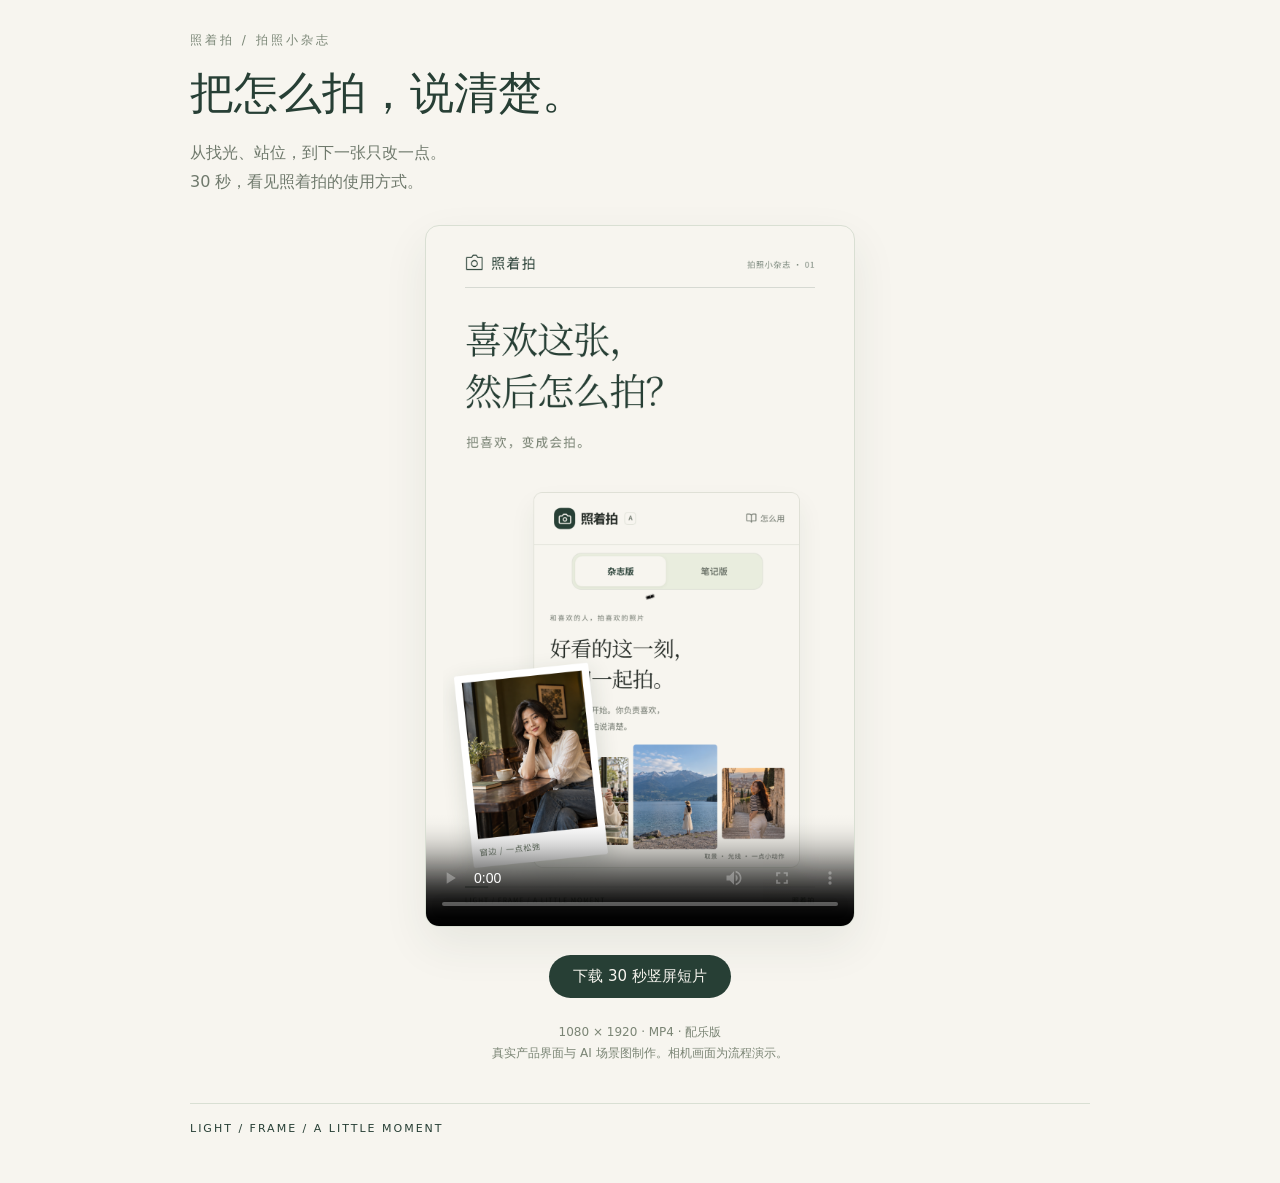
<file: public/promo/index.html>
<!doctype html><html lang="zh-CN"><head><meta charset="utf-8"><meta name="viewport" content="width=device-width,initial-scale=1"><title>照着拍 · 产品短片</title><meta name="theme-color" content="#f7f5ef"><style>
*{box-sizing:border-box}body{margin:0;padding:32px 20px 48px;background:#f7f5ef;color:#273f35;font-family:system-ui,-apple-system,"PingFang SC","Microsoft YaHei",sans-serif}main{max-width:900px;margin:auto}.label{font-size:12px;letter-spacing:3px;color:#798575}h1{font-family:"Songti SC","Noto Serif CJK SC",serif;font-weight:500;font-size:clamp(28px,6vw,44px);margin:15px 0}p{line-height:1.8;color:#6f796c}video{display:block;max-height:78vh;width:min(100%,430px);aspect-ratio:9/16;margin:28px auto;background:#f7f5ef;border:1px solid #d9dfd3;border-radius:14px;box-shadow:0 18px 45px #273f3514}nav{text-align:center;margin:24px 0}a{display:inline-block;border-radius:30px;background:#273f35;color:#f7f5ef;padding:12px 24px;text-decoration:none;font-size:15px}small{display:block;text-align:center;max-width:500px;margin:16px auto;line-height:1.8;color:#7b8575;font-size:12px}.foot{margin-top:38px;padding-top:18px;border-top:1px solid #d9dfd3;letter-spacing:2px;font-size:11px}
</style></head><body><main><div class="label">照着拍 / 拍照小杂志</div><h1>把怎么拍，说清楚。</h1><p>从找光、站位，到下一张只改一点。<br>30 秒，看见照着拍的使用方式。</p><video controls playsinline preload="metadata" poster="poster.png"><source src="zhaozhepai-film-30s.mp4" type="video/mp4">请通过下方按钮下载视频。</video><nav><a href="zhaozhepai-film-30s.mp4" download>下载 30 秒竖屏短片</a></nav><small>1080 × 1920 · MP4 · 配乐版<br>真实产品界面与 AI 场景图制作。相机画面为流程演示。</small><div class="foot">LIGHT / FRAME / A LITTLE MOMENT</div></main></body></html>
</file>
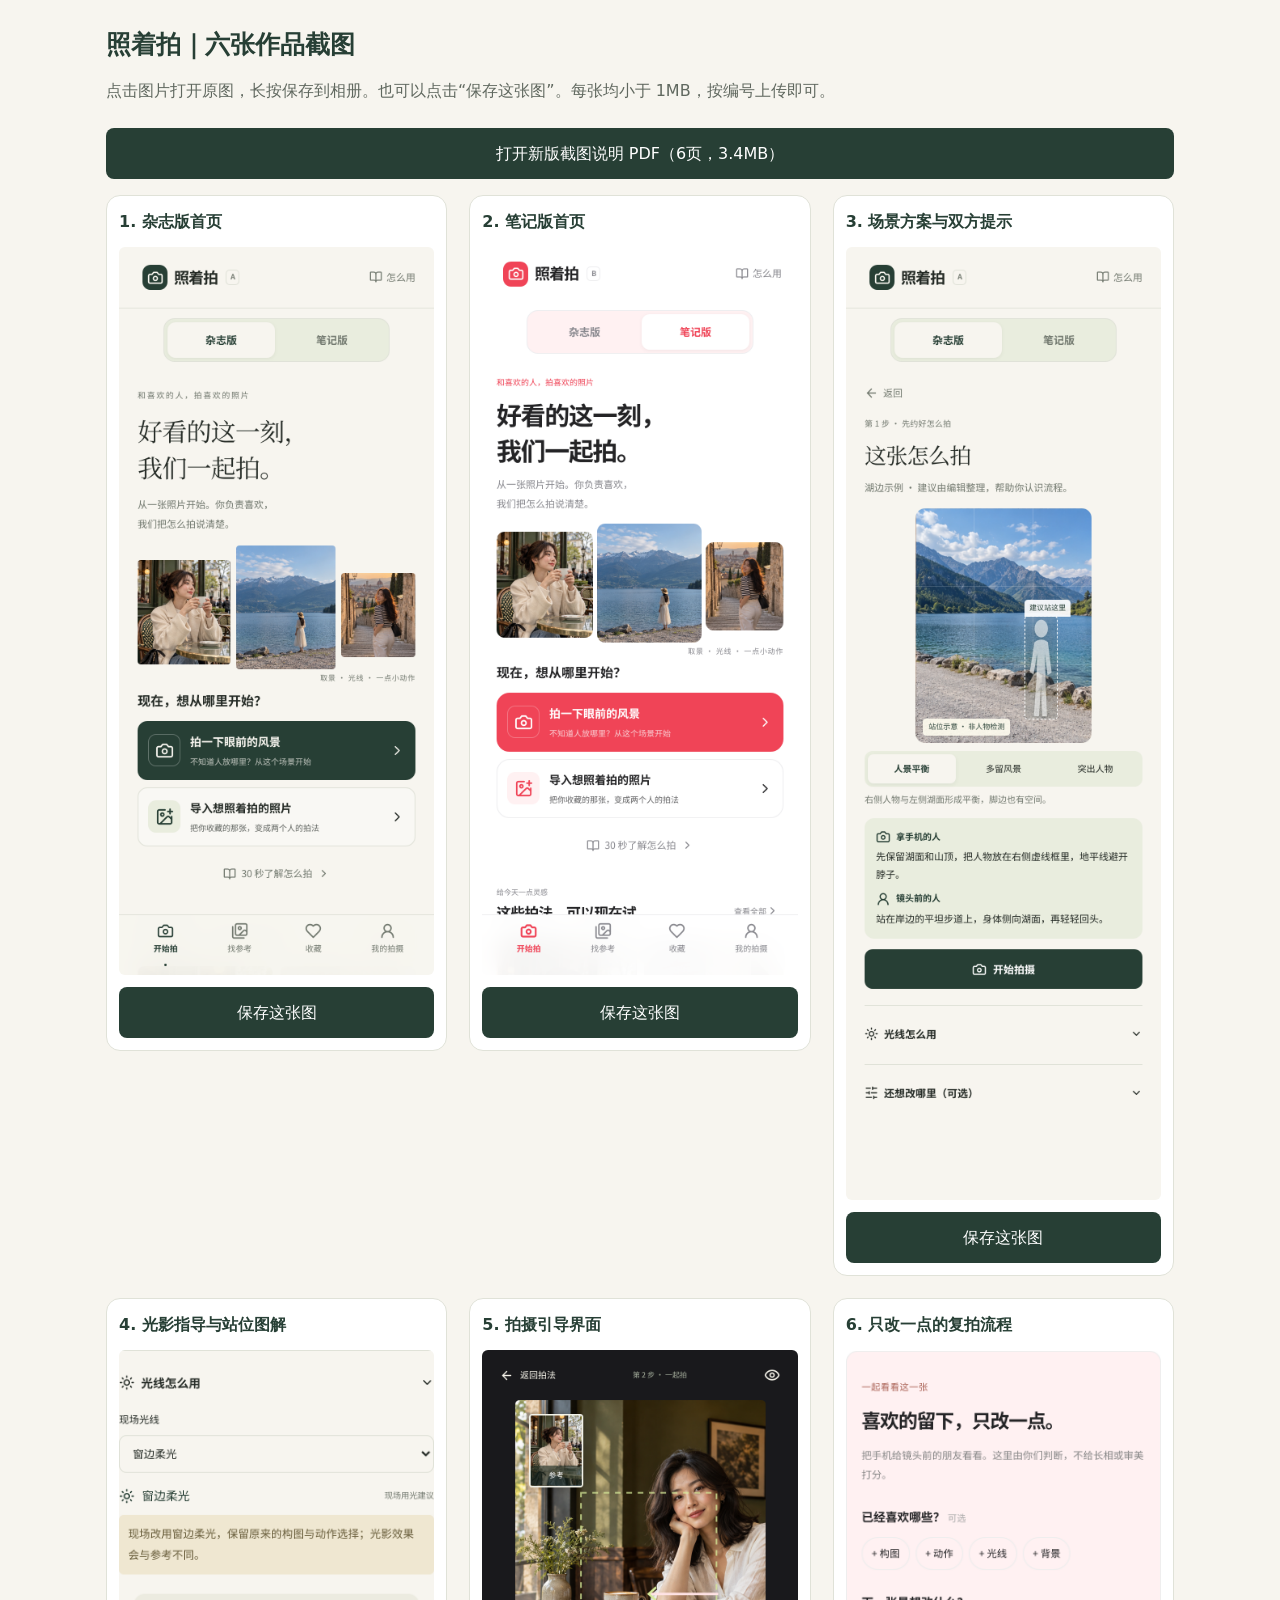
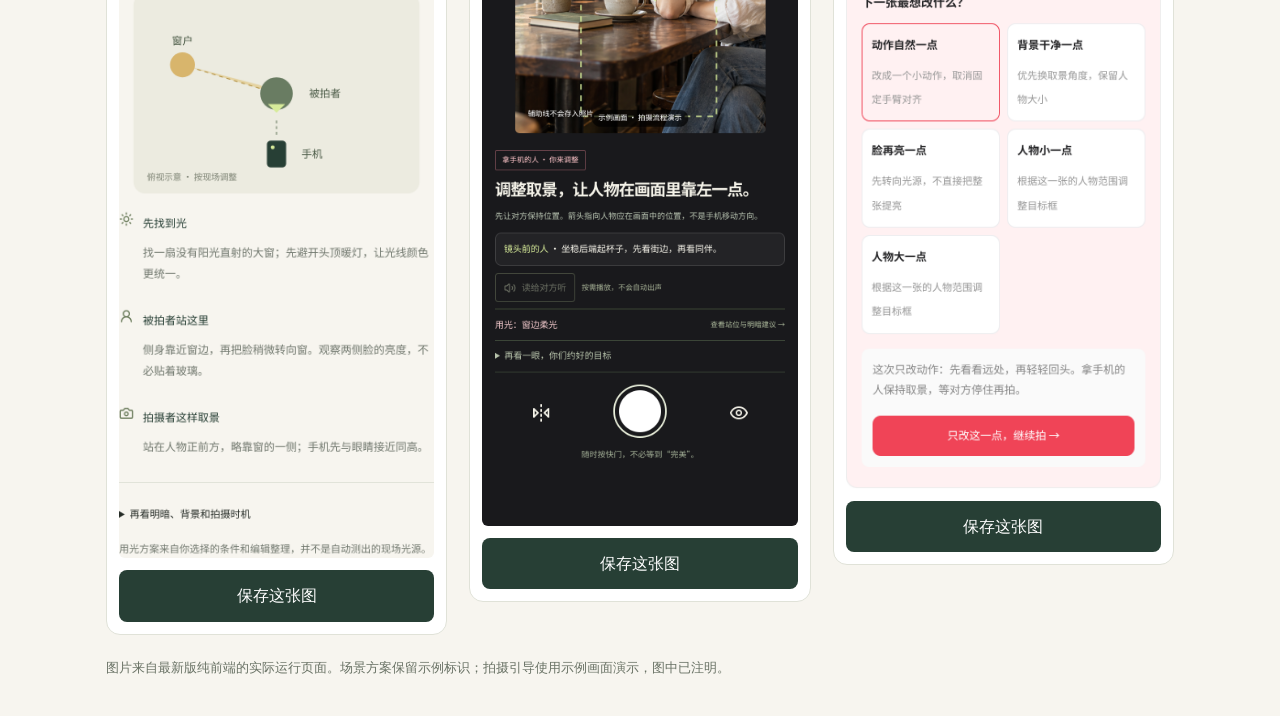
<file: public/submission-screenshots/index.html>
<!doctype html><html lang="zh-CN"><head><meta charset="utf-8"><meta name="viewport" content="width=device-width,initial-scale=1"><title>照着拍｜六张作品截图</title><style>*{box-sizing:border-box}body{margin:0;background:#f7f5ef;color:#273f35;font-family:system-ui,sans-serif;line-height:1.7}main{max-width:1100px;padding:24px 16px;margin:auto}h1{font-size:25px;margin:0 0 10px}.intro{margin:0 0 24px;color:#60685f}.grid{display:grid;grid-template-columns:repeat(auto-fit,minmax(270px,1fr));gap:22px;align-items:start}figure{margin:0;background:#fff;padding:12px;border-radius:14px;border:1px solid #e0e2d8}figcaption{font-weight:650;margin:0 0 12px}img{display:block;width:100%;height:auto;border-radius:6px}.save{display:block;text-align:center;background:#273f35;color:white;padding:12px;margin-top:12px;border-radius:8px;text-decoration:none}.note{font-size:13px;color:#697265;margin-top:22px}</style></head><body><main><h1>照着拍｜六张作品截图</h1><p class="intro">点击图片打开原图，长按保存到相册。也可以点击“保存这张图”。每张均小于 1MB，按编号上传即可。</p><p><a class="save" href="zhaozhepai-screenshots-v2.pdf">打开新版截图说明 PDF（6页，3.4MB）</a></p><div class="grid"><figure><figcaption>1. 杂志版首页</figcaption><a href="01-magazine-home.png" target="_blank"><img src="01-magazine-home.png" alt="杂志版首页" loading="lazy"></a><a class="save" href="01-magazine-home.png" download="01-magazine-home.png">保存这张图</a></figure><figure><figcaption>2. 笔记版首页</figcaption><a href="02-notebook-home.png" target="_blank"><img src="02-notebook-home.png" alt="笔记版首页" loading="lazy"></a><a class="save" href="02-notebook-home.png" download="02-notebook-home.png">保存这张图</a></figure><figure><figcaption>3. 场景方案与双方提示</figcaption><a href="03-scene-plan.png" target="_blank"><img src="03-scene-plan.png" alt="场景方案与双方提示" loading="lazy"></a><a class="save" href="03-scene-plan.png" download="03-scene-plan.png">保存这张图</a></figure><figure><figcaption>4. 光影指导与站位图解</figcaption><a href="04-light-guide.png" target="_blank"><img src="04-light-guide.png" alt="光影指导与站位图解" loading="lazy"></a><a class="save" href="04-light-guide.png" download="04-light-guide.png">保存这张图</a></figure><figure><figcaption>5. 拍摄引导界面</figcaption><a href="05-camera-guidance.png" target="_blank"><img src="05-camera-guidance.png" alt="拍摄引导界面" loading="lazy"></a><a class="save" href="05-camera-guidance.png" download="05-camera-guidance.png">保存这张图</a></figure><figure><figcaption>6. 只改一点的复拍流程</figcaption><a href="06-one-change-review.png" target="_blank"><img src="06-one-change-review.png" alt="只改一点的复拍流程" loading="lazy"></a><a class="save" href="06-one-change-review.png" download="06-one-change-review.png">保存这张图</a></figure></div><p class="note">图片来自最新版纯前端的实际运行页面。场景方案保留示例标识；拍摄引导使用示例画面演示，图中已注明。</p></main></body></html>
</file>
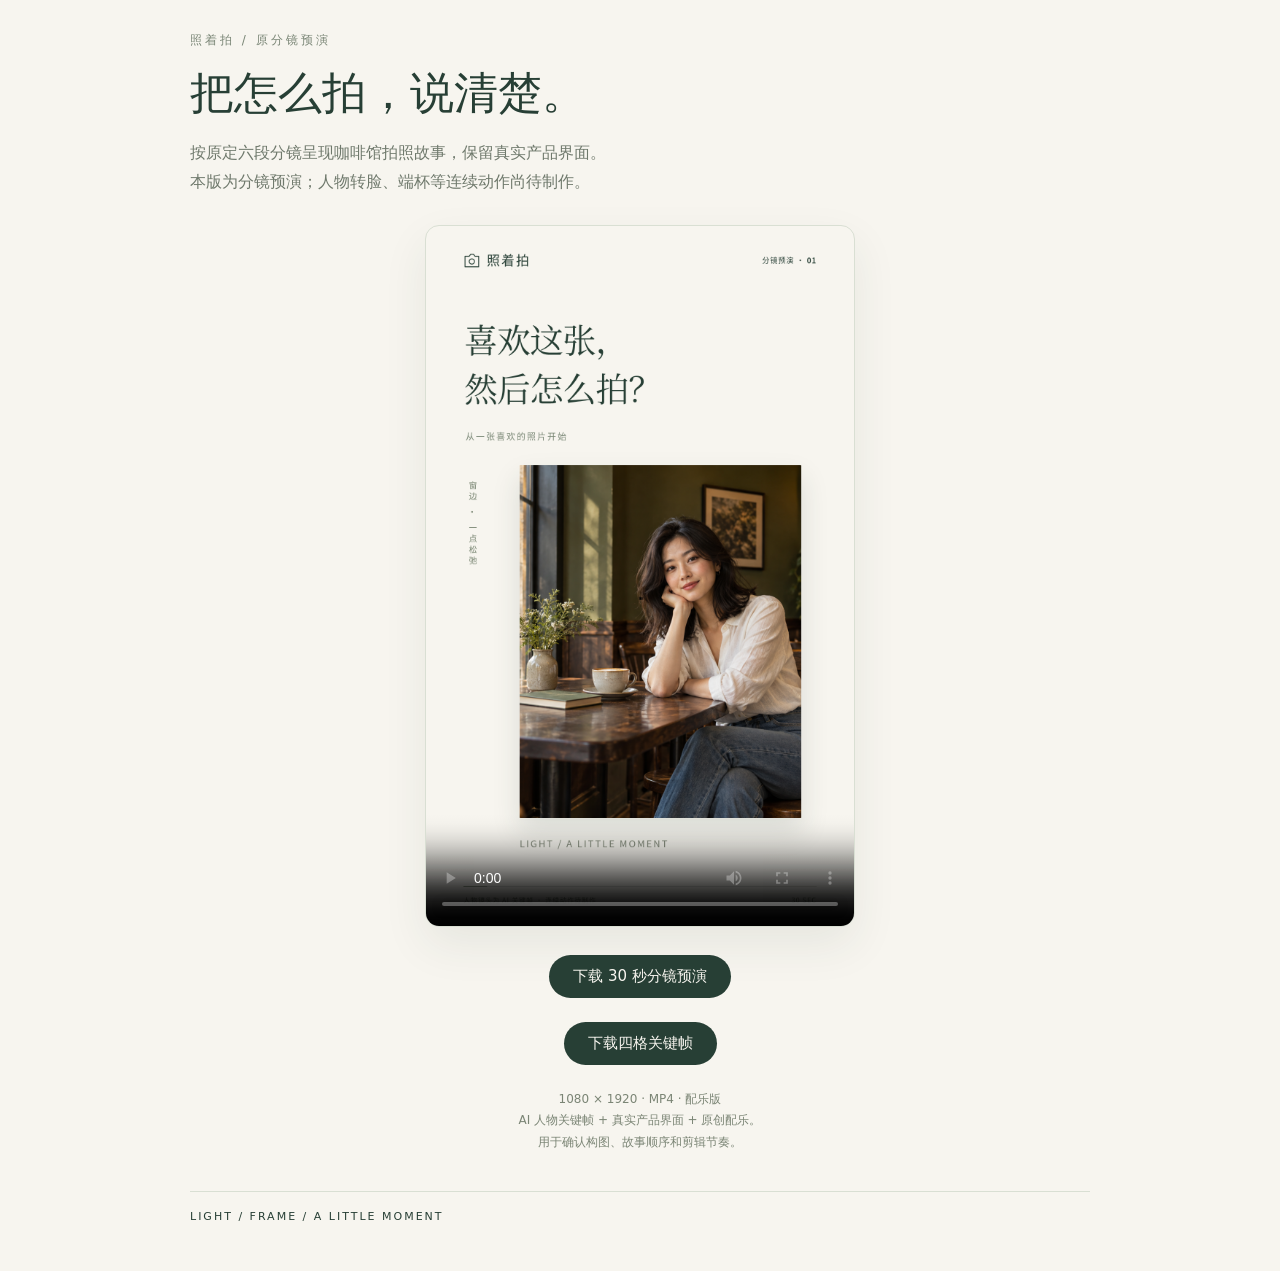
<file: public/promo/storyboard-v2/index.html>
<!doctype html><html lang="zh-CN"><head><meta charset="utf-8"><link rel="icon" href="data:,"><meta name="viewport" content="width=device-width,initial-scale=1"><title>照着拍 · 原分镜预演</title><meta name="theme-color" content="#f7f5ef"><style>
*{box-sizing:border-box}body{margin:0;padding:32px 20px 48px;background:#f7f5ef;color:#273f35;font-family:system-ui,-apple-system,"PingFang SC","Microsoft YaHei",sans-serif}main{max-width:900px;margin:auto}.label{font-size:12px;letter-spacing:3px;color:#798575}h1{font-family:"Songti SC","Noto Serif CJK SC",serif;font-weight:500;font-size:clamp(28px,6vw,44px);margin:15px 0}p{line-height:1.8;color:#6f796c}video{display:block;max-height:78vh;width:min(100%,430px);aspect-ratio:9/16;margin:28px auto;background:#f7f5ef;border:1px solid #d9dfd3;border-radius:14px;box-shadow:0 18px 45px #273f3514}nav{text-align:center;margin:24px 0}a{display:inline-block;border-radius:30px;background:#273f35;color:#f7f5ef;padding:12px 24px;text-decoration:none;font-size:15px}small{display:block;text-align:center;max-width:500px;margin:16px auto;line-height:1.8;color:#7b8575;font-size:12px}.foot{margin-top:38px;padding-top:18px;border-top:1px solid #d9dfd3;letter-spacing:2px;font-size:11px}
</style></head><body><main><div class="label">照着拍 / 原分镜预演</div><h1>把怎么拍，说清楚。</h1><p>按原定六段分镜呈现咖啡馆拍照故事，保留真实产品界面。<br>本版为分镜预演；人物转脸、端杯等连续动作尚待制作。</p><video controls playsinline preload="metadata" poster="poster.png"><source src="zhaozhepai-storyboard-v2-30s.mp4" type="video/mp4">请通过下方按钮下载视频。</video><nav><a href="zhaozhepai-storyboard-v2-30s.mp4" download>下载 30 秒分镜预演</a></nav><nav><a href="storyboard-keyframes.png" download>下载四格关键帧</a></nav><small>1080 × 1920 · MP4 · 配乐版<br>AI 人物关键帧 + 真实产品界面 + 原创配乐。<br>用于确认构图、故事顺序和剪辑节奏。</small><div class="foot">LIGHT / FRAME / A LITTLE MOMENT</div></main></body></html>
</file>
